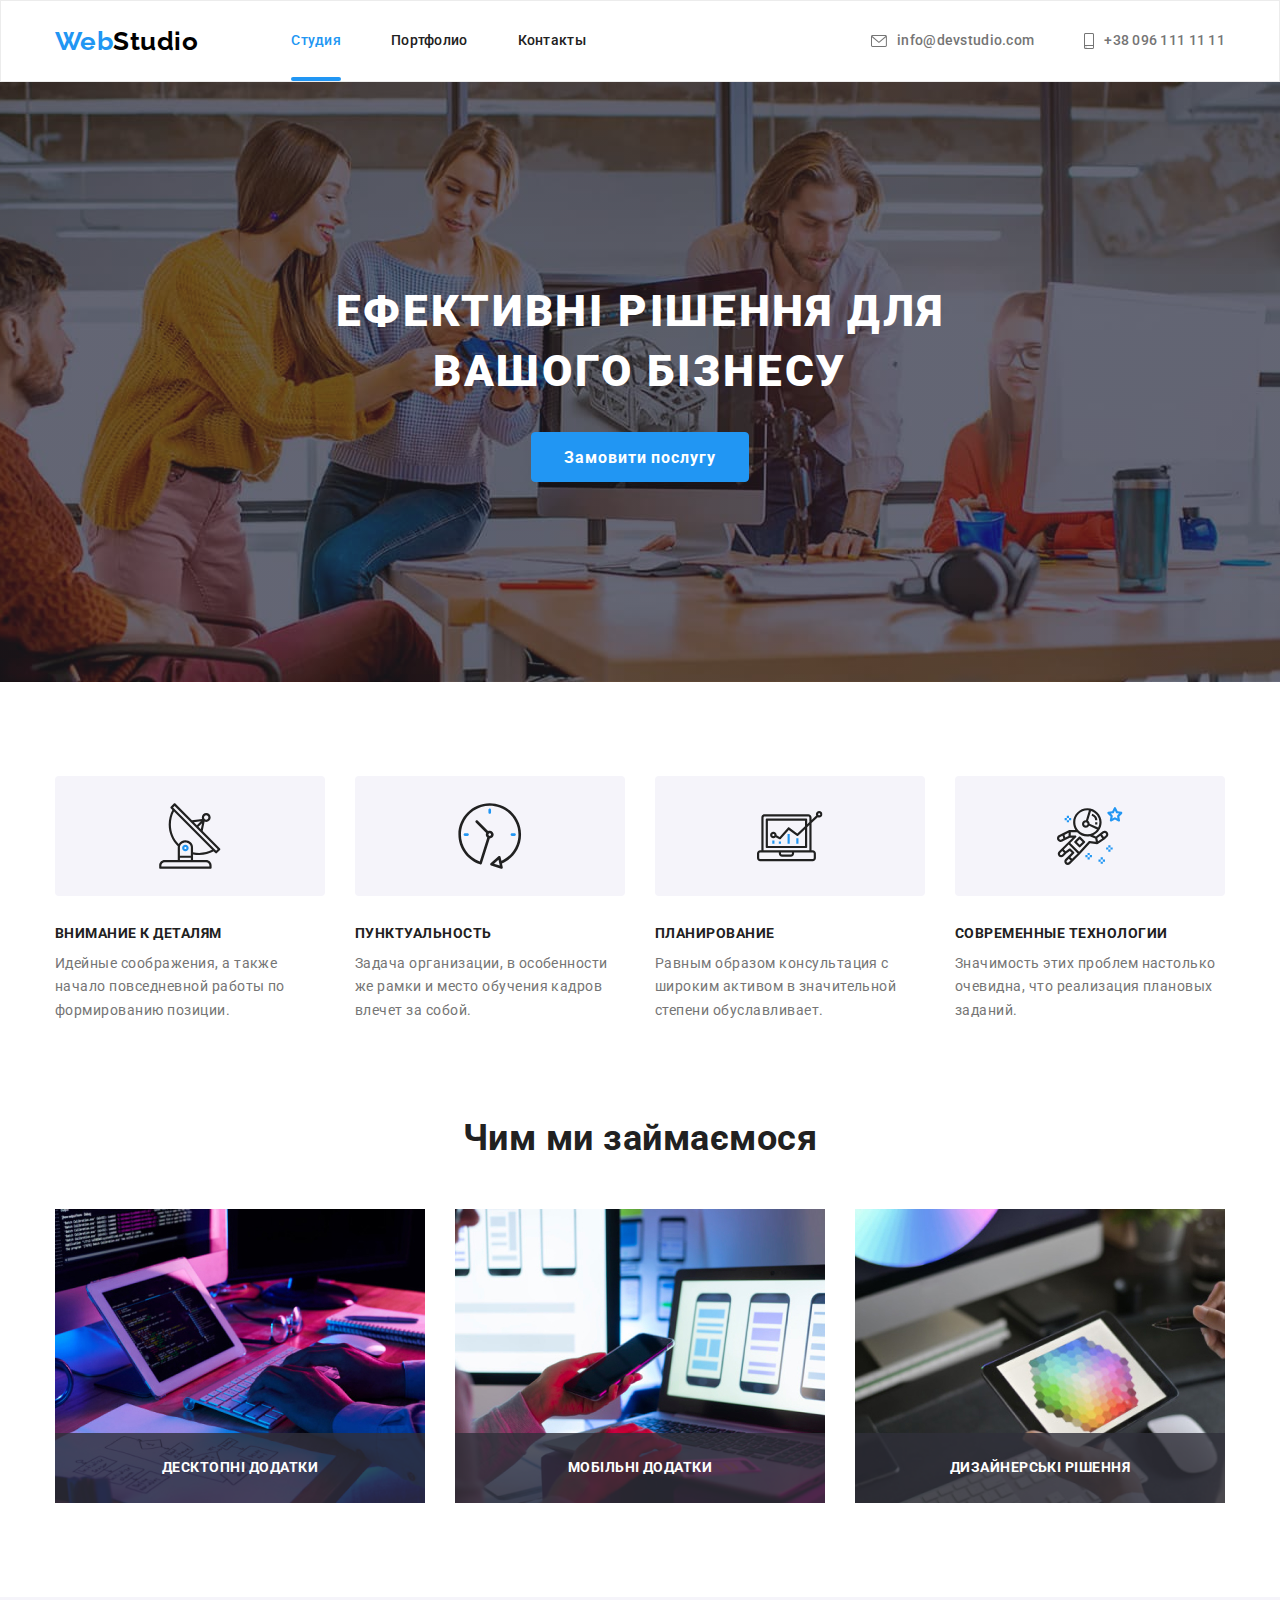
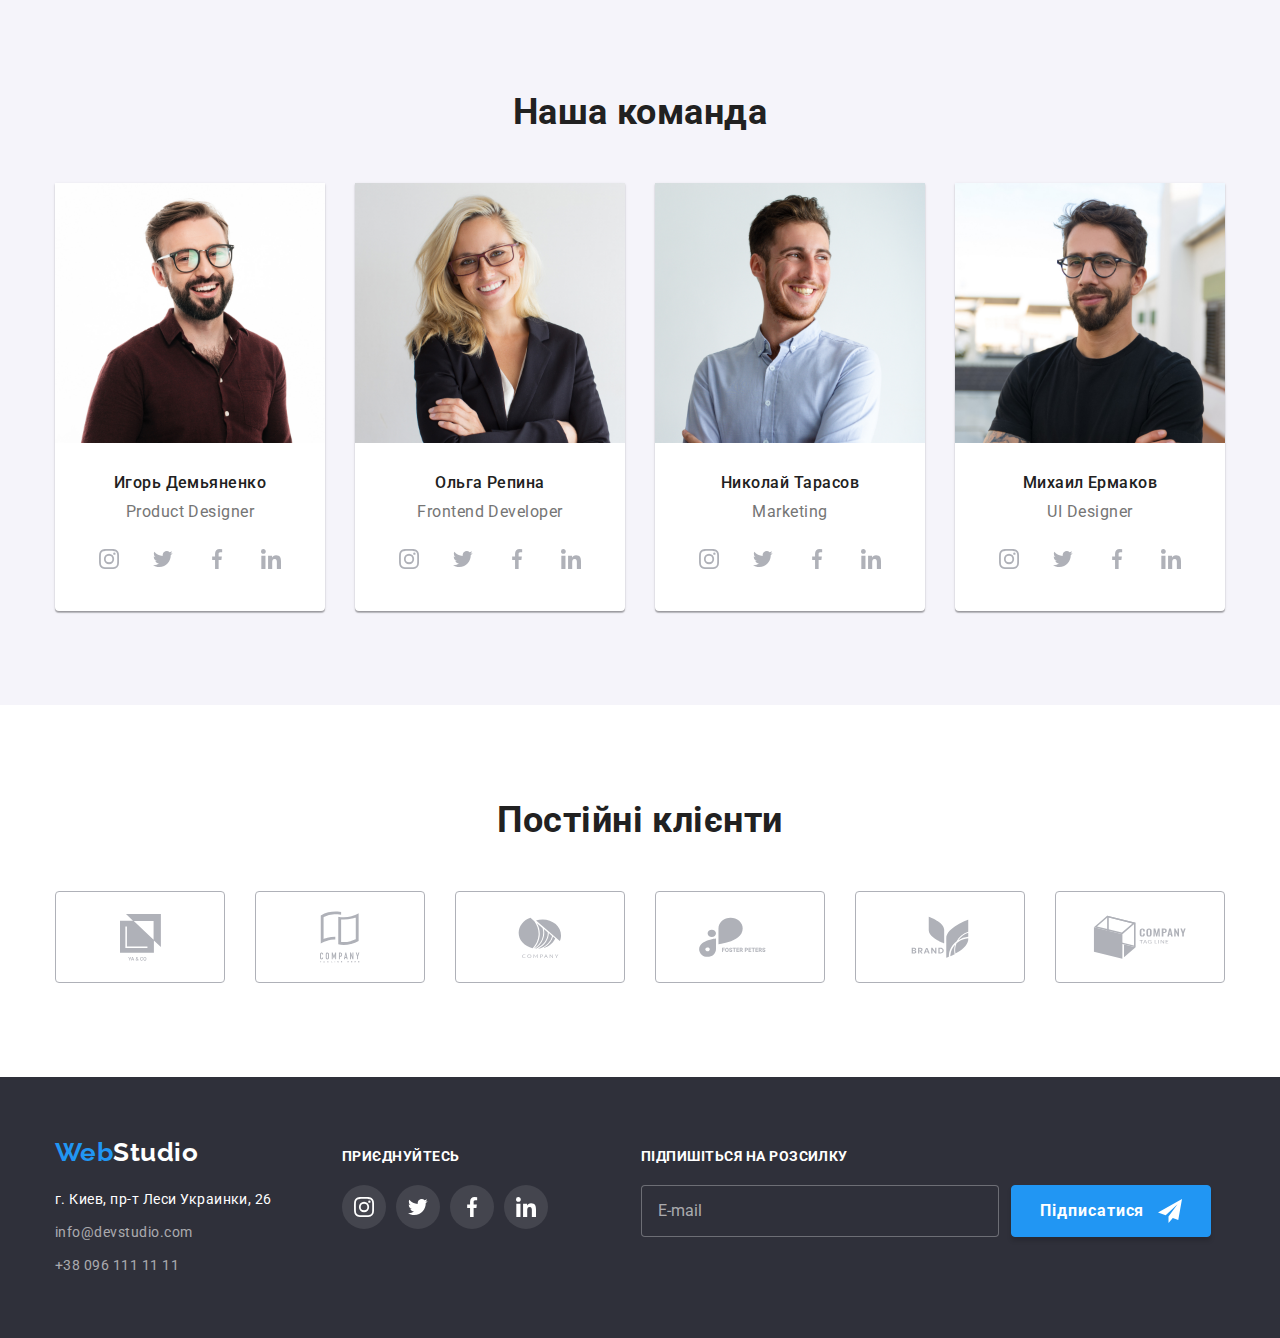
<file: index.html>
<!DOCTYPE html>
<html lang="ru">
    
<head>
    <meta charset="UTF-8">
    <meta http-equiv="X-UA-Compatible" content="IE=edge">
    <meta name="viewport" content="width=device-width, initial-scale=1.0">
    <title>Sample</title>
    <link href="https://fonts.googleapis.com/css2?family=Raleway:wght@700&family=Roboto:wght@400;500;700;900&display=swap"
        rel="stylesheet">
    <link rel="stylesheet" href="https://cdnjs.cloudflare.com/ajax/libs/modern-normalize/1.1.0/modern-normalize.min.css">
    <link rel="stylesheet" href="./css/styles.css">
</head>
<!--body-->
<body>
    <!--Header-->
    <header class="header">
        <!--Navigation-->
        <div class="container head-nav">
                <nav class="nav">
                    <a class="logo" href="./index.html"><span class="logo-color">Web</span>Studio</a>
                    <ul class="nav-list list">
                        <li class="nav-content">
                            <a class="nav-item current" href="">Студия</a>
                        </li>
                        <li class="nav-content">
                            <a class="nav-item" href="./portfolio.html">Портфолио</a>
                        </li>
                        <li class="nav-content">
                            <a class="nav-item" href="">Контакты</a>
                        </li>
                    </ul>
                </nav>
                <ul class="contacts-list list">
                    <li class="contacts-item"><a class="contacts-mail" href="mailto:info@devstudio.com">
                        <svg class="mail-icon" width="16" height="12">
                            <use href="./images/symbol-defs.svg#icon-envelope"></use>
                        </svg>
                        info@devstudio.com</a></li>
                    <li class="contacts-item"><a class="contacts-tel" href="tel:+380961111111">
                        <svg class="tel-icon" width="10" height="16">
                            <use href="./images/symbol-defs.svg#icon-smartphone"></use>
                        </svg>
                        +38 096 111 11 11</a></li>
                </ul>
        </div>
    </header>
    <!--Main content-->
    <main>
        <!--Service order-->
            <section class="hero">
                <div class="overlay">
                    <div class="container">
                    <h1 class="title">Ефективні рішення для вашого бізнесу</h1>
                    <button data-modal-open class="order-button">Замовити послугу</button>
                    </div>
                </div>
                <div class="backdrop is-hidden" data-modal>
                    <div class="modal">
                        <button data-modal-close class="btn-close">
                            <svg class="modal-icon" width="11" height="11">
                                <use href="./images/symbol-defs.svg#icon-close"></use>
                            </svg>
                        </button>
                        <form>
                            <p class="modal-title">Залиште свої дані, ми вам передзвонимо</p>
                            <div class="form-field">
                                <label class="form-label" for="name">Ім'я</label>
                                <div class="form-picture">
                                    <input type="text" class="form-input" name="name" id="name">
                                    <svg  class="form-icon" width="18" height="18">
                                        <use href="./images/symbol-defs.svg#icon-contact"></use>
                                    </svg>
                                </div>
                            </div>
                            <div class="form-field">
                                <label class="form-label" for="tel">Телефон</label>
                                <div class="form-picture">
                                    <input class="form-input" type="tel" name="tel" id="tel">
                                    <svg class="form-icon" width="18" height="18">
                                        <use href="./images/symbol-defs.svg#icon-telephone"></use>
                                    </svg>
                                </div>
                            </div>
                            <div class="form-field">
                                <label class="form-label" for="mail">Пошта</label>
                                <div class="form-picture">
                                    <input class="form-input" type="email" name="mail" id="mail">
                                    <svg class="form-icon" width="18" height="18">
                                        <use href="./images/symbol-defs.svg#icon-mail"></use>
                                    </svg>
                                </div>
                            </div>
                            <div class="form-field comment">
                                <label class="form-label" for="comment">Коментар</label>
                                <textarea name="comment" id="comment" placeholder="Введіть текст"></textarea>
                            </div>
                            <div class="form-agreement">
                                <input class="checkbox" type="checkbox" name="agreement" id="agreement">
                                <label class="agreement-label" for="agreement">Погоджуюся з розсилкою та приймаю 
                                    <a class="agreement-link" href="">Умови договору</a></label>
                            </div>
                            <button class="form-btn" type="submit">Відправити</button>

                        </form>
                    </div>
                </div>
            </section>
        <!--Company rules-->
        <section class="rules section">
            <div class="container">
                <h2 hidden>Company rules</h2>
                <ul class="rules-list list">
                    <li class="rules-item satelite">
                        <div class="box">
                            <svg class="satelite" width="65.5" height="70">
                                <use href="./images/symbol-defs.svg#icon-satelite"></use>
                            </svg>
                        </div>
                        <h3 class="rules-title">Внимание к деталям</h3>
                        <p class="rules-text">Идейные соображения, а также начало повседневной работы по формированию позиции.</p>
                    </li>
                    <li class="rules-item">
                        <div class="box">
                            <svg class="satelite" width="65.5" height="70">
                                <use href="./images/symbol-defs.svg#icon-clock"></use>
                            </svg>
                        </div>
                        <h3 class="rules-title">Пунктуальность</h3>
                        <p class="rules-text">Задача организации, в особенности же рамки и место обучения кадров влечет за собой.</p>
                    </li>
                    <li class="rules-item">
                        <div class="box">
                            <svg class="satelite" width="65.5" height="70">
                                <use href="./images/symbol-defs.svg#icon-laptop"></use>
                            </svg>
                        </div>
                        <h3 class="rules-title">Планирование</h3>
                        <p class="rules-text"> Равным образом консультация с широким активом в значительной степени обуславливает.</p>
                    </li>
                    <li class="rules-item">
                        <div class="box">
                            <svg class="satelite" width="65.5" height="70">
                                <use href="./images/symbol-defs.svg#icon-astronaut"></use>
                            </svg>
                        </div>
                        <h3 class="rules-title">Современные технологии</h3>
                        <p class="rules-text">Значимость этих проблем настолько очевидна, что реализация плановых заданий.</p>
                    </li>
                </ul>
            </div>
        </section>
        <section class="work">
            <div class="container">
                <h2 class="work-title">Чим ми займаємося</h2>
                <ul class="work-list list">
                    <li class="work-list-item"><img src="./images/picture1.jpg" alt="Приложения для ПК" width="370">
                        <div class="work-item">
                            <p class="work-item-title">Десктопні додатки</p>
                        </div>
                    </li>
                    <li class="work-list-item"><img src="./images/picture2.jpg" alt="Приложения для мобильных телефонов" width="370">
                        <div class="work-item">
                            <p class="work-item-title">Мобільні додатки</p>
                        </div>
                    </li>
                    <li class="work-list-item"><img src="./images/picture3.jpg" alt="Приложения для планшетов" width="370">
                        <div class="work-item">
                            <p class="work-item-title">Дизайнерські рішення</p>
                        </div>
                    </li>
                </ul>
            </div>
        </section>
                <!--Team-->
        <section class="section team">
            <div class="container">
                <h2 class="team-title">Наша команда</h2>
                <ul class="team-list list">
                    <li class="team-list-item"><img src="./images/person1.jpg" alt="Парень в очках" width="270">
                        <h3 class="team-list-title">Игорь Демьяненко</h3>
                        <p lang="en" class="team-list-text">Product Designer</p>
                        <ul class="net-list list">
                            <li class="net-item"><a class="net-link" href="">
                                <svg class="net-icon" width="20" height="20">
                                    <use href="./images/symbol-defs.svg#icon-instagram"></use>
                                </svg>
                            </a></li>
                            <li class="net-item"><a class="net-link" href="">
                                <svg class="net-icon" width="20" height="20">
                                    <use href="./images/symbol-defs.svg#icon-Twitter"></use>
                                </svg>
                                </a></li>
                            <li class="net-item"><a class="net-link" href="">
                                <svg class="net-icon" width="20" height="20">
                                    <use href="./images/symbol-defs.svg#icon-facebook"></use>
                                </svg>
                                </a></li>
                            <li class="net-item"><a class="net-link" href="">
                                <svg class="net-icon" width="20" height="20">
                                    <use href="./images/symbol-defs.svg#icon-linkedin"></use>
                                </svg>
                                </a></li>
                        </ul>
                    </li>
                    <li class="team-list-item"><img src="./images/person2.jpg" alt="Девушка в очках." width="270">
                        <h3 class="team-list-title">Ольга Репина</h3>
                        <p lang="en" class="team-list-text">Frontend Developer</p>
                        <ul class="net-list list">
                            <li class="net-item"><a class="net-link" href="">
                                <svg class="net-icon" width="20" height="20">
                                    <use href="./images/symbol-defs.svg#icon-instagram"></use>
                                </svg>
                                </a></li>
                            <li class="net-item"><a class="net-link" href="">
                                <svg class="net-icon" width="20" height="20">
                                    <use href="./images/symbol-defs.svg#icon-Twitter"></use>
                                </svg>
                                </a></li>
                            <li class="net-item"><a class="net-link" href="">
                                <svg class="net-icon" width="20" height="20">
                                    <use href="./images/symbol-defs.svg#icon-facebook"></use>
                                </svg>
                                </a></li>
                            <li class="net-item"><a class="net-link" href="">
                                <svg class="net-icon" width="20" height="20">
                                    <use href="./images/symbol-defs.svg#icon-linkedin"></use>
                                </svg>
                                </a></li>
                        </ul>
                    </li>
                    <li class="team-list-item"><img src="./images/person3.jpg" alt="Парень улыбается" width="270">
                        <h3 class="team-list-title">Николай Тарасов</h3>
                        <p lang="en" class="team-list-text">Marketing</p>
                        <ul class="net-list list">
                            <li class="net-item"><a class="net-link" href="">
                                <svg class="net-icon" width="20" height="20">
                                    <use href="./images/symbol-defs.svg#icon-instagram"></use>
                                </svg>
                                </a></li>
                            <li class="net-item"><a class="net-link" href="">
                                <svg class="net-icon" width="20" height="20">
                                    <use href="./images/symbol-defs.svg#icon-Twitter"></use>
                                </svg>
                                </a></li>
                            <li class="net-item"><a class="net-link" href="">
                                <svg class="net-icon" width="20" height="20">
                                    <use href="./images/symbol-defs.svg#icon-facebook"></use>
                                </svg>
                                </a></li>
                            <li class="net-item"><a class="net-link" href="">
                                <svg class="net-icon" width="20" height="20">
                                    <use href="./images/symbol-defs.svg#icon-linkedin"></use>
                                </svg>
                                </a></li>
                        </ul>
                    </li>
                    <li class="team-list-item"><img src="./images/person4.jpg" alt="Парень в очках" width="270">
                        <h3 class="team-list-title">Михаил Ермаков</h3>
                        <p lang="en" class="team-list-text">UI Designer</p>
                        <ul class="net-list list">
                            <li class="net-item"><a class="net-link" href="">
                                <svg class="net-icon" width="20" height="20">
                                    <use href="./images/symbol-defs.svg#icon-instagram"></use>
                                </svg>
                                </a></li>
                            <li class="net-item"><a class="net-link" href="">
                                <svg class="net-icon" width="20" height="20">
                                    <use href="./images/symbol-defs.svg#icon-Twitter"></use>
                                </svg>
                                </a></li>
                            <li class="net-item"><a class="net-link" href="">
                                <svg class="net-icon" width="20" height="20">
                                    <use href="./images/symbol-defs.svg#icon-facebook"></use>
                                </svg>
                                </a></li>
                            <li class="net-item"><a class="net-link" href="">
                                <svg class="net-icon" width="20" height="20">
                                    <use href="./images/symbol-defs.svg#icon-linkedin"></use>
                                </svg>
                                </a></li>
                        </ul>
                    </li>
                </ul>
            </div>
        </section> 
        <section class="clients section">
            <div class="container">
                <h2 class="clients-title">Постійні клієнти</h2>
                <ul class="clients-list  list">
                    <li class="clients-item"><a class="clients-link" href="">
                        <svg class="clients-icon" width="41" height="47">
                            <use href="./images/symbol-defs.svg#icon-comp1"></use>
                        </svg>
                    </a></li>
                    <li class="clients-item"><a class="clients-link" href="">
                        <svg class="clients-icon" width="40" height="52">
                            <use href="./images/symbol-defs.svg#icon-comp2" width="40" height="52"></use>
                        </svg>
                    </a></li>
                    <li class="clients-item"><a class="clients-link" href="">
                        <svg class="clients-icon" width="43.5" height="41.2">
                            <use href="./images/symbol-defs.svg#icon-comp3"></use>
                        </svg>
                    </a></li>
                    <li class="clients-item"><a class="clients-link" href="">
                        <svg class="clients-icon" width="84.5" height="40.5">
                            <use href="./images/symbol-defs.svg#icon-comp4"></use>
                        </svg>
                    </a></li>
                    <li class="clients-item"><a class="clients-link" href="">
                        <svg class="clients-icon" width="62.5" height="42.5">
                            <use href="./images/symbol-defs.svg#icon-comp5"></use>
                        </svg>
                    </a></li>
                    <li class="clients-item"><a class="clients-link" href="">
                        <svg class="clients-icon" width="94" height="44">
                            <use href="./images/symbol-defs.svg#icon-comp6"></use>
                        </svg>
                    </a></li>
                </ul>
            </div>
        </section>
    </main>
    <!--Footer-->
    <footer class="footer">
        <div class="container">
            <div class="general">
                <div class="first">
                <a class="footer-logo" href=""><span class="logo-color">Web</span>Studio</a>
                <address class="address">
                    <ul class="address-list list">
                        <li class="footer-item"><a class="location"
                            href="https://www.google.com/maps/d/viewer?mid=10uSM3H-mIU3GznYo2szRIEphczw&hl=en_US&ll=50.42732700000001%2C30.538092&z=17"
                            target="_blank" rel="noopener noreferrer">г. Киев, пр-т Леси Украинки, 26</a>
                        </li>
                        <li class="footer-item">
                            <a class="mail" href="mailto:info@devstudio.com">info@devstudio.com</a>
                        </li>
                        <li class="footer-item">
                            <a class="tel" href="tel:+380961111111">+38 096 111 11 11</a>
                        </li>
                    </ul>
                </address>
                </div>
                <div class="social">
                    <p class="soc-text">
                        приєднуйтесь
                    </p>
                    <ul class="net-list list foot">
                        <li class="net-item"><a class="net-link soc" href="">
                                <svg class="net-icon icon" width="20" height="20">
                                    <use href="./images/symbol-defs.svg#icon-instagram"></use>
                                </svg>
                            </a></li>
                        <li class="net-item"><a class="net-link soc" href="">
                                <svg class="net-icon icon" width="20" height="20">
                                    <use href="./images/symbol-defs.svg#icon-Twitter"></use>
                                </svg>
                                </a></li>
                        <li class="net-item"><a class="net-link soc" href="">
                                <svg class="net-icon icon" width="20" height="20">
                                    <use href="./images/symbol-defs.svg#icon-facebook"></use>
                                </svg>
                                </a></li>
                        <li class="net-item"><a class="net-link soc" href="">
                                <svg class="net-icon icon" width="20" height="20">
                                    <use href="./images/symbol-defs.svg#icon-linkedin"></use>
                                </svg>
                                </a></li>
                    </ul>
                </div>
                <div class="sign-up">
                    <p class="sign-up-text">Підпишіться на розсилку</p>
                    <form class="form">
                        <input type="email" name="user-email" placeholder="E-mail">
                        <button class="sign-up-btn" type="submit">Підписатися 
                            <svg width="24" height="24">
                                <use href="./images/symbol-defs.svg#icon-icon-send"></use>
                            </svg>
                        </button>
                    </form>
                </div>
            </div>
        </div>
    </footer>
    <script>
         const refs = {
                openModalBtn: document.querySelector("[data-modal-open]"),
                closeModalBtn: document.querySelector("[data-modal-close]"),
                modal: document.querySelector("[data-modal]"),
            };

            refs.openModalBtn.addEventListener("click", toggleModal);
            refs.closeModalBtn.addEventListener("click", toggleModal);

            function toggleModal() {
                refs.modal.classList.toggle("is-hidden");
            }
    </script>
</body>

</html>
</file>
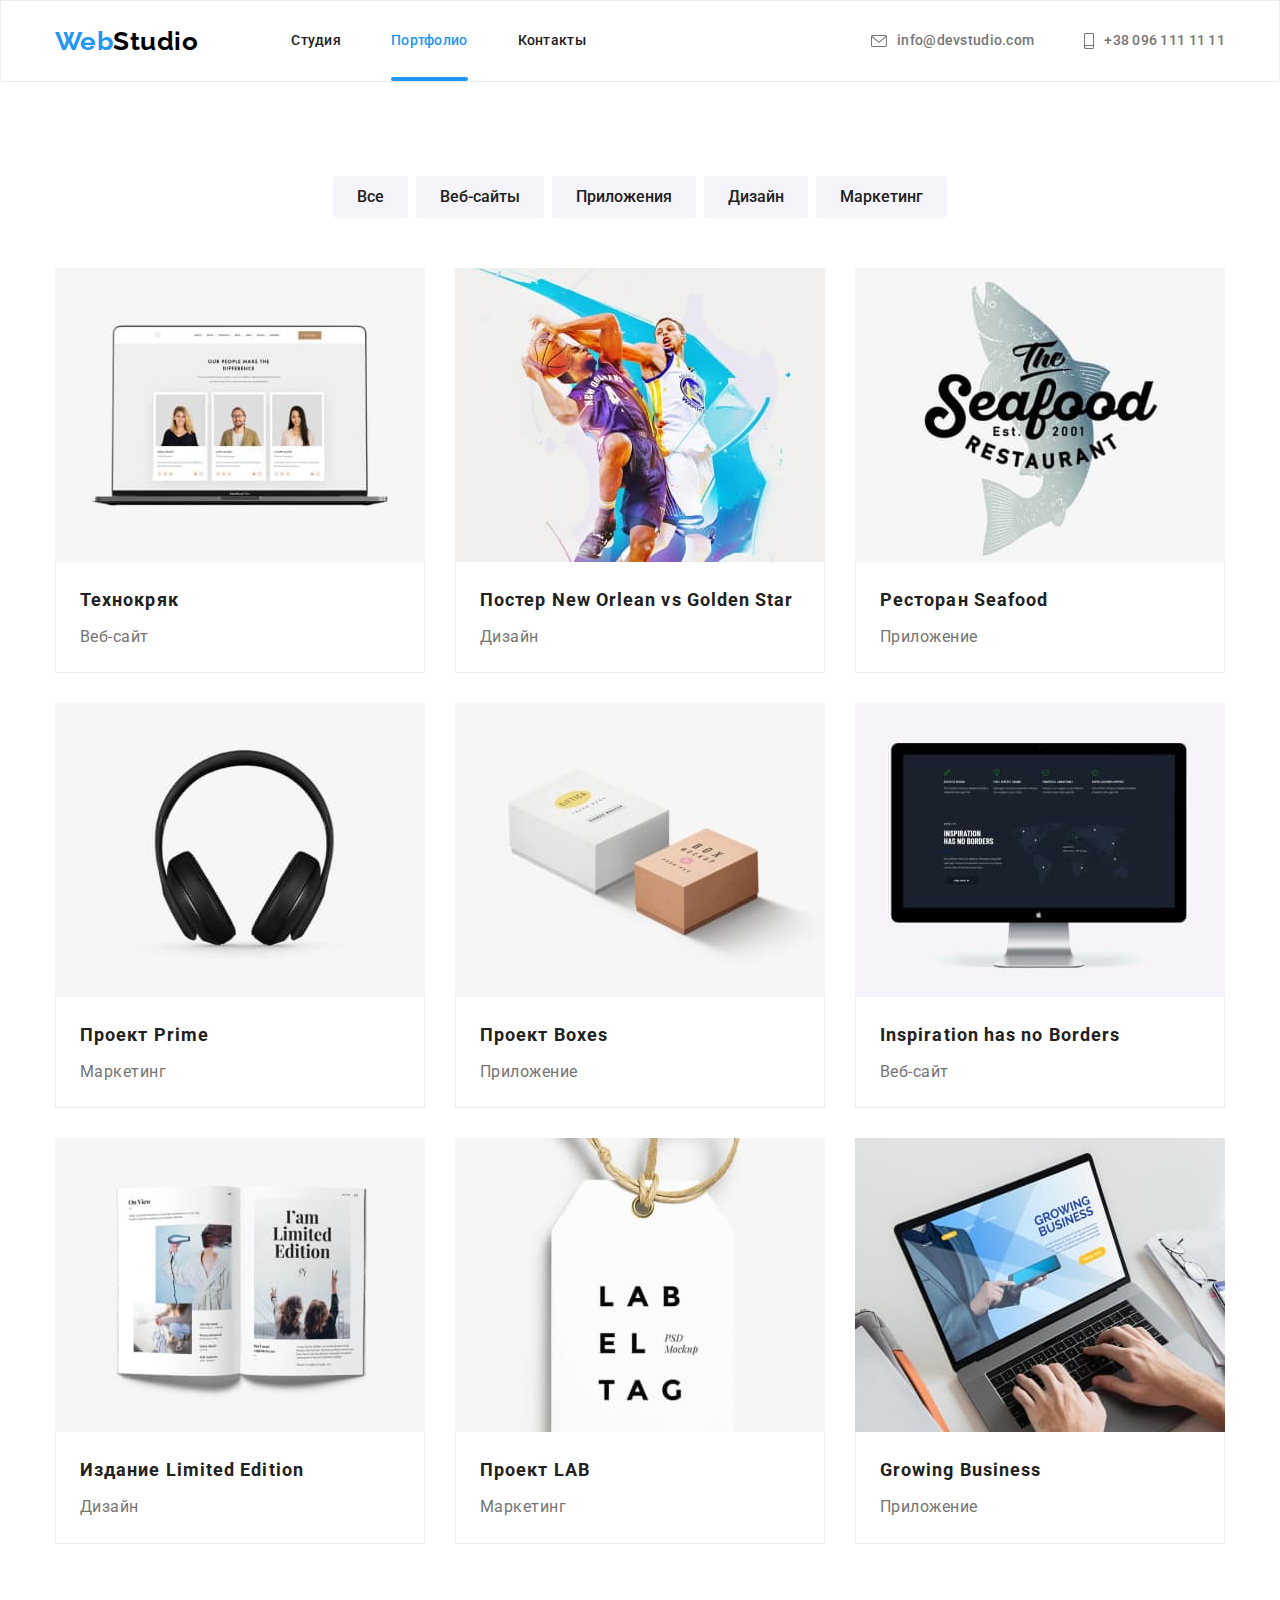
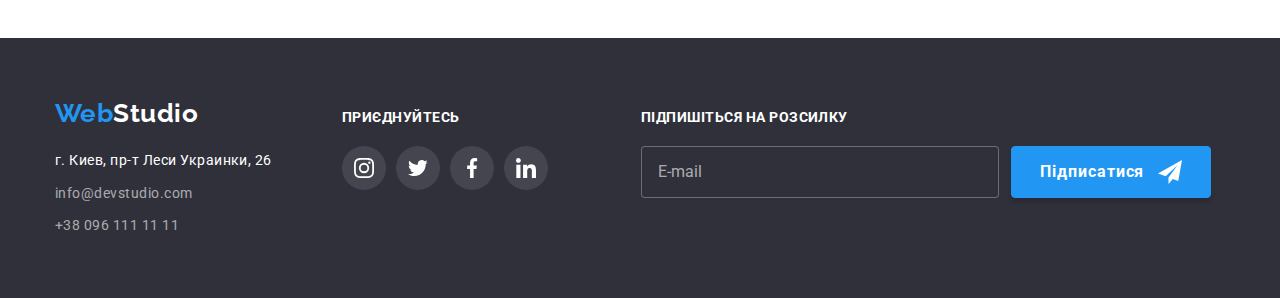
<file: portfolio.html>
<!DOCTYPE html>
<html lang="ru">

<head>
    <meta charset="UTF-8">
    <meta http-equiv="X-UA-Compatible" content="IE=edge">
    <meta name="viewport" content="width=device-width, initial-scale=1.0">
    <title>Document</title>
    <link href="https://fonts.googleapis.com/css2?family=Raleway:wght@700&family=Roboto:wght@400;500;700;900&display=swap"
        rel="stylesheet">
    <link rel="stylesheet" href="https://cdnjs.cloudflare.com/ajax/libs/modern-normalize/1.1.0/modern-normalize.min.css">
    <link rel="stylesheet" href="./css/styles.css">
</head>
<!--body-->
<body>
<!--header-->
    <header class="header">
        <!--Navigation-->
        <div class="container head-nav">
            <nav class="nav">
                <a class="logo" href="./index.html"><span class="logo-color">Web</span>Studio</a>
                <ul class="nav-list list">
                    <li class="nav-content">
                        <a class="nav-item" href="./index.html">Студия</a>
                    </li>
                    <li class="nav-content">
                        <a class="nav-item current" href="./portfolio.html">Портфолио</a>
                    </li>
                    <li class="nav-content">
                        <a class="nav-item" href="">Контакты</a>
                    </li>
                </ul>
            </nav>
            <ul class="contacts-list list">
                <li class="contacts-item"><a class="contacts-mail" href="mailto:info@devstudio.com">
                        <svg class="mail-icon" width="16" height="12">
                            <use href="./images/symbol-defs.svg#icon-envelope"></use>
                        </svg>
                        info@devstudio.com</a></li>
                <li class="contacts-item"><a class="contacts-tel" href="tel:+380961111111">
                        <svg class="tel-icon" width="10" height="16">
                            <use href="./images/symbol-defs.svg#icon-smartphone"></use>
                        </svg>
                        +38 096 111 11 11</a></li>
            </ul>
        </div>
    </header>
    <main>
    <!--main-->    
        <section class="section main-page">
        <!--section filter-->
            <div class="container">
                <h1 hidden>Filter</h1>
                <!-- hidden title -->
                <ul class="btn-list list">
                    <li class="btn-item">
                        <button class="btn" type="button">Все</button>
                    </li>
                    <li class="btn-item">
                        <button class="btn" type="button">Веб-сайты</button>
                    </li>
                    <li class="btn-item">
                        <button class="btn" type="button">Приложения</button>
                    </li>
                    <li class="btn-item">
                        <button class="btn" type="button">Дизайн</button>
                    </li>
                    <li class="btn-item">
                        <button class="btn" type="button">Маркетинг</button>
                    </li>
                </ul>
                <h2 hidden>Examples</h2>
                <!-- hidden title -->
                <ul class="images list">
                    <li class="images-item">
                        <a class="images-link" href="">
                            <div class="pre-photo">
                                <p class="text">Ресурс пропонує комплексні пропозиції з різним рівнем функціоналу та сервісів. Все це дозволить
                                    відвідувачу отримати
                                    вичерпні відомості про компанію чи приватну особу.</p>
                                <img class="photo" src="./images/portfolio1.jpg" alt="Ноутбук с карточками" width="370" height="294">
                            </div>
                            <div class="frame">
                                <h2 class="images-title">Технокряк</h2>
                                <p class="images-text">Веб-сайт</p>
                            </div>
                        </a>
                    </li>
                    <li class="images-item">
                        <a class="images-link" href="">
                            <div class="pre-photo">
                                <p class="text">Ресурс пропонує комплексні пропозиції з різним рівнем функціоналу та сервісів. Все це дозволить
                                    відвідувачу отримати
                                    вичерпні відомості про компанію чи приватну особу.</p>
                                <img src="./images/portfolio2.jpg" alt="Игроки баскетбола" width="370" height="294">
                            </div>
                            <div class="frame">
                                <h2 class="images-title">Постер New Orlean vs Golden Star</h2>
                                <p class="images-text">Дизайн</p>
                            </div>
                        </a>
                    </li>
                    <li class="images-item"> 
                        <a class="images-link" href="">
                            <div class="pre-photo">
                                <p class="text">Ресурс пропонує комплексні пропозиції з різним рівнем функціоналу та сервісів. Все це дозволить
                                    відвідувачу отримати
                                    вичерпні відомості про компанію чи приватну особу.</p>
                                <img src="./images/portfolio3.jpg" alt="Лого ресторана" width="370" height="294">
                            </div>
                            <div class="frame">
                                <h2 class="images-title">Ресторан Seafood</h2>
                                <p class="images-text">Приложение</p>
                            </div>
                        </a>
                    </li>
                    <li class="images-item"> 
                        <a class="images-link" href="">
                            <div class="pre-photo">
                                <p class="text">Ресурс пропонує комплексні пропозиції з різним рівнем функціоналу та сервісів. Все це дозволить
                                    відвідувачу отримати
                                    вичерпні відомості про компанію чи приватну особу.</p>
                                <img src="./images/portfolio4.jpg" alt="Наушники" width="370" height="294">
                            </div>
                            <div class="frame">
                                <h2 class="images-title">Проект Prime</h2>
                                <p class="images-text">Маркетинг</p>
                            </div>
                        </a>
                    </li>
                    <li class="images-item"> 
                        <a class="images-link" href="">
                            <div class="pre-photo">
                                <p class="text">Ресурс пропонує комплексні пропозиції з різним рівнем функціоналу та сервісів. Все це дозволить
                                    відвідувачу отримати
                                    вичерпні відомості про компанію чи приватну особу.</p>
                                <img src="./images/portfolio5.jpg" alt="Две коробки" width="370" height="294">
                            </div>
                            <div class="frame">
                                <h2 class="images-title">Проект Boxes</h2>
                                <p class="images-text">Приложение</p>
                            </div>
                        </a>
                    </li>
                    <li class="images-item"> 
                        <a class="images-link" href="">
                            <div class="pre-photo">
                                <p class="text">Ресурс пропонує комплексні пропозиції з різним рівнем функціоналу та сервісів. Все це дозволить
                                    відвідувачу отримати
                                    вичерпні відомості про компанію чи приватну особу.</p>
                                <img src="./images/portfolio6.jpg" alt="Монитор" width="370" height="294">
                            </div>
                            <div class="frame">
                                <h2 class="images-title">Inspiration has no Borders</h2>
                                <p class="images-text">Веб-сайт</p>
                            </div>
                        </a>
                    </li>
                    <li class="images-item"> 
                        <a class="images-link" href="">
                            <div class="pre-photo">
                                <p class="text">Ресурс пропонує комплексні пропозиції з різним рівнем функціоналу та сервісів. Все це дозволить
                                    відвідувачу отримати
                                    вичерпні відомості про компанію чи приватну особу.</p>
                                <img src="./images/portfolio7.jpg" alt="Журнал" width="370" height="294">
                            </div>
                            <div class="frame">
                                <h2 class="images-title">Издание Limited Edition</h2>
                                <p class="images-text">Дизайн</p>
                            </div>
                        </a>
                    </li>
                    <li class="images-item"> 
                        <a class="images-link" href="">
                            <div class="pre-photo">
                                <p class="text">Ресурс пропонує комплексні пропозиції з різним рівнем функціоналу та сервісів. Все це дозволить
                                    відвідувачу отримати
                                    вичерпні відомості про компанію чи приватну особу.</p>
                                <img src="./images/portfolio8.jpg" alt="Этикетка" width="370" height="294">
                            </div>
                            <div class="frame">
                                <h2 class="images-title">Проект LAB</h2>
                                <p class="images-text">Маркетинг</p>
                            </div>
                        </a>
                    </li>
                    <li class="images-item"> 
                        <a class="images-link" href="">
                            <div class="pre-photo">
                                <p class="text">Ресурс пропонує комплексні пропозиції з різним рівнем функціоналу та сервісів. Все це дозволить
                                    відвідувачу отримати
                                    вичерпні відомості про компанію чи приватну особу.</p>
                                <img src="./images/portfolio9.jpg" alt="Работа за ноутбуком" width="370" height="294">
                            </div>
                            <div class="frame">
                                <h2 class="images-title">Growing Business</h2>
                                <p class="images-text">Приложение</p>
                            </div>
                        </a>
                    </li>
                </ul>
            </div>
        </section>
    </main>
<!--FOOTER-->    
    <footer class="footer">
        <div class="container">
            <div class="general">
                <div class="first">
                    <a class="footer-logo" href=""><span class="logo-color">Web</span>Studio</a>
                    <address class="address">
                        <ul class="address-list list">
                            <li class="footer-item"><a class="location"
                                    href="https://www.google.com/maps/d/viewer?mid=10uSM3H-mIU3GznYo2szRIEphczw&hl=en_US&ll=50.42732700000001%2C30.538092&z=17"
                                    target="_blank" rel="noopener noreferrer">г. Киев, пр-т Леси Украинки, 26</a>
                            </li>
                            <li class="footer-item">
                                <a class="mail" href="mailto:info@devstudio.com">info@devstudio.com</a>
                            </li>
                            <li class="footer-item">
                                <a class="tel" href="tel:+380961111111">+38 096 111 11 11</a>
                            </li>
                        </ul>
                    </address>
                </div>
                <div class="social">
                    <p class="soc-text">
                        приєднуйтесь
                    </p>
                    <ul class="net-list list">
                        <li class="net-item"><a class="net-link soc" href="">
                                <svg class="net-icon icon" width="20" height="20">
                                    <use href="./images/symbol-defs.svg#icon-instagram"></use>
                                </svg>
                            </a></li>
                        <li class="net-item"><a class="net-link soc" href="">
                                <svg class="net-icon icon" width="20" height="20">
                                    <use href="./images/symbol-defs.svg#icon-Twitter"></use>
                                </svg>
                                </a></li>
                        <li class="net-item"><a class="net-link soc" href="">
                                <svg class="net-icon icon" width="20" height="20">
                                    <use href="./images/symbol-defs.svg#icon-facebook"></use>
                                </svg>
                                </a></li>
                        <li class="net-item"><a class="net-link soc" href="">
                                <svg class="net-icon icon" width="20" height="20">
                                    <use href="./images/symbol-defs.svg#icon-linkedin"></use>
                                </svg>
                                </a></li>
                    </ul>
                </div>
                <div class="sign-up">
                    <p class="sign-up-text">Підпишіться на розсилку</p>
                    <form class="form">
                        <input type="email" name="user-email" placeholder="E-mail">
                        <button class="sign-up-btn" type="submit">Підписатися
                            <svg width="24" height="24">
                                <use href="./images/symbol-defs.svg#icon-icon-send"></use>
                            </svg>
                        </button>
                    </form>
                </div>
            </div>
        </div>
    </footer>
</body>
</html>
</file>
<file: css/styles.css>
:root {
    --primary-text-color: #212121;
    --secondary-text-color:#757575;
    --special-text-color:#2196F3;
    --nav-bg-color: #fff;
    --main-bg-color:#fff;
    --special-bg-color:#2F303A;
    --basic-animation: 250ms cubic-bezier(0.4, 0, 0.2, 1);
}
/* body */
h1, h2, h3, h4, h5, h6, p {
    margin: 0px;
    padding: 0px;
}
body {
    color: var(--primary-text-color);
    background-color: var(--main-bg-color);
    font-family: 'Roboto', sans-serif;
    font-style: normal;
    letter-spacing: 0.03em;
}
.container {
    width: 1200px;
    padding-left: 15px;
    padding-right: 15px;
    margin-left: auto;
    margin-right: auto;
    /* outline: 2px solid tomato; */
}
/* header */
.header {
    background-color: var(--nav-bg-color);
    border: 1px solid #ECECEC;
}
.nav,
.head-nav {
    display: flex;
    align-items: center;
    justify-content: space-between;
}   
.logo {
    display: inline-block;
    margin-right: 93px;

    color:#000000;
    text-decoration: none;
    font-family: 'Raleway';
    font-weight: 700;
    font-size: 26px;
    line-height: 1.19;
}
.logo-color {
    color: var(--special-text-color)
}
.nav-list {
    display: flex;
}
.nav-content:not(:last-child) {
    margin-right: 50px;
}
/* Common for all lists */
.list {
    margin: 0px;
    padding: 0px;
    list-style: none;
}
.nav-item {
    transition: color var(--basic-animation);

    display: block;
    padding-top: 32px;
    padding-bottom: 32px;
    
    color: var(--primary-text-color);
    text-decoration: none;
    font-weight: 500;
    font-size: 14px;
    line-height: 1.14;
    letter-spacing: 0.02em;
}
.nav-item:hover,
.nav-item:focus {
    color: var(--special-text-color);
}
.nav .nav-item.current {
    color: var(--special-text-color)
}
.nav-content {
    position: relative;
}
.current::after {
   content: "";
   position: absolute;
   left:0;
   bottom:0;

   width: 100%;
   height: 4px;
   
   background-color: var(--special-text-color);
   border-radius: 2px;
   /* transition: transform var(--basic-animation);
   transform: rotateY(0deg); */
}
.contacts-list {
    display: flex;
}
.contacts-item:not(:last-child) {
margin-right: 50px;
}
.mail-icon,
.tel-icon {
    fill: var(--secondary-text-color);
    margin-right: 10px;
    transition: fill var(--basic-animation);
}
.contacts-mail,
.contacts-tel {
    transition-property: color;
    transition-duration: 250ms;
    transition-timing-function: cubic-bezier(0.4, 0, 0.2, 1);

    display: flex;
    justify-content: center;
    align-items: center;
    padding-top: 32px;
    padding-bottom: 32px;

    color: var(--secondary-text-color);
    text-decoration: none;
    font-weight: 500;
    font-size: 14px;
    line-height: 1.14;
    letter-spacing: 0.02em;
}
.contacts-mail:hover,
.contacts-mail:focus {
    color: var(--special-text-color);
}
.contacts-mail:hover .mail-icon,
.contacts-mail:focus .mail-icon{
    fill: var(--special-text-color);
}
.contacts-tel:hover,
.contacts-tel:focus {
    color: var(--special-text-color);
}
.contacts-tel:hover .tel-icon,
.contacts-tel:focus .tel-icon {
    fill: var(--special-text-color);
}
/* Common fo all sections */
.section {
    padding-top: 94px;
    padding-bottom: 94px;
}
/* service order */
.hero {
    background-color: var(--special-bg-color);
    padding-top: 200px;
    padding-bottom: 200px;
    text-align: center;
/* added backgroung photo */
    max-width: 1600px;
    margin-left: auto;
    margin-right: auto;
    background-image: linear-gradient(rgba(47, 48, 58, 0.4), rgba(47, 48, 58, 0.4)), url(../images/hero-image.jpg);
    background-repeat: no-repeat;
    background-position: center;
    background-size: cover;
}
/* adding backdrop */
.backdrop {
    position: fixed;
    top: 0;
    left: 0;
    z-index: 10;

    width: 100%;
    height: 100%;

    background-color: rgba(0, 0, 0, 0.2);

    /* adding animation for backdrop */
    opacity: 1;
    transition: opacity var(--basic-animation);
}
.backdrop.is-hidden {
    opacity: 0;
    visibility: hidden;
    pointer-events: none;
}
/* modal window closed condition */
.backdrop.is-hidden .modal {
transform: rotate(90deg);
}
/* modal window opened condition */
.modal {
    position: absolute;
    top: 50%;
    left: 50%;
    transform: translate(-50%, -50%) rotate(0deg);
    transition: transform var(--basic-animation);

    width: 528px;
    height: 581px;
    padding: 40px;
    
    background-color: var(--main-bg-color);
    box-shadow: 0px 1px 3px rgba(0, 0, 0, 0.12), 0px 1px 1px rgba(0, 0, 0, 0.14), 0px 2px 1px rgba(0, 0, 0, 0.2);
    border-radius: 4px;
}
.btn-close {
    position: absolute;
    top: 8px;
    right: 8px;

    display: flex;
    justify-content: center;
    align-items: center;
    width: 30px;
    height: 30px;
    padding: 10px;

    cursor: pointer;

    border: 1px solid rgba(0, 0, 0, 0.1);
    border-radius: 50%;
    background-color: var(--main-bg-color);
}
.modal-icon {
    transition: fill var(--basic-animation);
}
.btn-close:hover .modal-icon,
.btn-close:focus .modal-icon {
    fill: var(--special-text-color);
}
/* adding form */
.modal-title {
    display: inline-block;
    margin-bottom: 12px;

    font-weight: 700;
    font-size: 20px;
    line-height: 1.15;
    text-align: center;
    letter-spacing: 0.03em;
    
    color: var(--primary-text-color)
}
.form-field {
    display: flex;
    flex-direction: column;
    margin-bottom: 10px;
}
.comment {
    margin-bottom: 20px;
}
.form-field:last-child {
    margin-bottom: 20px;
} 
.form-label {
    margin-bottom: 4px;

    text-align: left;
    font-weight: 400;
    font-size: 12px;
    line-height: 1.17;
    letter-spacing: 0.01em;
    cursor: pointer;
    
    color: var(--secondary-text-color);
    background-color: var(--main-bg-color);
}
.form-picture {
    position: relative;
}
.form-icon {
    position: absolute;
    top: 50%;
    left: 15px;
    transform: translateY(-50%);

    transition: fill var(--basic-animation);
}
.form-input {
    width: 100%;
    height: 40px;
    padding-left: 42px;

    transition: border-color var(--basic-animation) ;
    border: 1px solid rgba(33, 33, 33, 0.2);
    border-radius: 4px;

    cursor: pointer;   
}
.form-input:focus {
    border-color: var(--special-text-color);
    outline: none;
}
/* adding color changing to the neighbour when input has a focus */
.form-input:focus + .form-icon {
    fill: var(--special-text-color);
}
.form-field textarea {
    
    resize: none;
    padding: 12px 16px;

    height: 120px;
    border: 1px solid rgba(33, 33, 33, 0.2);
    border-radius: 4px;
    transition: border-color var(--basic-animation);

    cursor: pointer;
}
.form-field textarea::placeholder {
    font-weight: 400;
    font-size: 12px;
    line-height: 1.17;
    letter-spacing: 0.01em;
    
    color: rgba(117, 117, 117, 0.5);;
}
textarea:focus {
    border-color: var(--special-text-color);
    outline: none;
}
.form-agreement {
    margin-bottom: 30px;
}
.form-agreement input {
    cursor: pointer;
}
.agreement-label {
    display: flex;
    align-items: center;
    justify-content: center;

    cursor: pointer;

    font-weight: 400;
    font-size: 14px;
    line-height: 1.7;
    
    color: var(--secondary-text-color);
}
.agreement-link {
    font-weight: 400;
    font-size: 14px;
    line-height: 1.7;
    
    color: var(--special-text-color);
}
/* cusomazing checkbox */
.checkbox {
    /* -webkit-appearance: none;
    -moz-appearance: none;
    appearance: none; */
    position: absolute;
    overflow: hidden;
    clip: rect(0 0 0 0);
    height: 1px;
    width: 1px;
    margin: -1px;
    padding: 0;
    border: 0;
}
.agreement-label::before {
    content: "";
    display: inline-block;
    width: 16px;
    height: 15px;
    border: 2px solid #2a2a2a;
    border-radius: 3px;

    margin-right: 7px;
}
.checkbox:checked + .agreement-label::before {
    border-color: transparent;
    background-color: var(--special-text-color);
    background-image: url(../images/check.svg);
    background-size: contain;
    background-origin: border-box;
    background-repeat: no-repeat;
}
.form-btn {
    width: 200px;
    height: 50px;

    background-color: var(--special-text-color);
    box-shadow: 0px 4px 4px rgba(0, 0, 0, 0.15);
    border: 1px solid var(--special-text-color);
    border-radius: 4px;
    cursor: pointer;

    font-weight: 700;
    font-size: 16px;
    line-height: 1.88;
    letter-spacing: 0.06em;
    color: var(--main-bg-color);
}
.form-btn:focus {
    outline: none;
}

.title {
    display: inline-block;
    margin-bottom: 30px;
    width: 696px;
    
    color: var(--main-bg-color);
    font-weight: 900;
    font-size: 44px;
    line-height: 1.36;
    letter-spacing: 0.06em;
    text-transform: uppercase;
}
.order-button {
    display: block;
    min-width: 216px;
    height: 50px;
    border: 1px solid;
    border-color: var(--special-text-color);
    border-radius: 4px;
    padding: 10px 32px;
    margin-right: auto;
    margin-left: auto;

    color: #ffffff;
    background-color: var(--special-text-color);
    cursor: pointer;
    font-weight: 700;
    font-size: 16px;
    line-height: 1.87;
         
    letter-spacing: 0.06em;
}
/* Company rules */
.rules-list {
    display: flex;
}
.rules-item:not(:last-child) {
    margin-right: 30px;
}
.box {
    display: flex;
    justify-content: center;
    align-items: center;
    width: 270px;
    height: 120px;
    background: #F5F4FA;
    border-radius: 4px;
    gap: 30px;
    margin-bottom: 30px;
}
.rules-item {
    width: 270px;
}
.rules-title {
    margin-bottom: 10px;
    
    color: var(--primary-text-color);
    font-weight: 700;
    font-size: 14px;
    line-height: 1.14;
    text-transform: uppercase;
}
.rules-text {
    color: var(--secondary-text-color);
    font-weight: 400;
    font-size: 14px;
    line-height: 1.7;   
}
.work-list {
    display: flex;   
}
.work {
    padding-bottom: 94px;
}
.work-list-item:not(:last-child) {
    margin-right: 30px;
}
.work-list-item {
    position: relative;
}
.work-item {
    position: absolute;
    bottom: 0;

    display: flex;
    justify-content: center;
    align-items: center;
    width: 370px;
    height: 70px;

    background-color: rgba(47, 48, 58, 0.8);
}
.work-item-title {
    color: #FFFFFF;
    font-weight: 700;
    font-size: 14px;
    line-height: 1.14;
    text-transform: uppercase;
}
.work-title,
.team-title {
    margin-bottom: 50px;
    
    font-weight: 700;
    font-size: 36px;
    line-height: 1.17;
    text-align: center;
    text-align: center;
}
/* Team */
.team-list {
    display: flex;
}
.team {
    background-color: #F5F4FA;
}
.team-list-item {
    width: 270px;
    box-shadow: 0px 1px 3px rgba(0, 0, 0, 0.12), 0px 1px 1px rgba(0, 0, 0, 0.14), 0px 2px 1px rgba(0, 0, 0, 0.2);
    border-radius: 0px 0px 4px 4px;

    background-color: #ffffff;
}
.team-list-item:not(:last-child) {
margin-right: 30px;
}
.team-list-title {
    padding-top: 30px;
    margin-bottom: 10px;
    
    color: var(--primary-text-color);
    font-weight: 500;
    font-size: 16px;
    line-height: 1.19;
    text-align: center;
}
.team-list-text {
    margin-bottom: 16px;
    
    color: var(--secondary-text-color);
    font-weight: 400;
    font-size: 16px;
    line-height: 1.19;
    text-align: center;
}
.net-list {
    display: flex;
    justify-content: center;
    padding: 0;
    gap: 10px;
    padding-bottom: 30px;

}
.net-link {
    transition: background-color var(--basic-animation);

    display: flex;
    justify-content: center;
    align-items: center;
    width: 44px;
    height: 44px;
    border-radius: 50%;
    background-color:transparent;
}
.net-link:hover,
.net-link:focus {
    background-color: var(--special-text-color);
}
.net-link:hover .net-icon,
.net-link:focus .net-icon {
    fill: var(--main-bg-color);
}

.net-icon {
    transition: fill var(--basic-animation);

    fill: #AFB1B8;
}
/* Clients */
.clients-title {
    color: var(--primary-text-color);
    font-weight: 700;
    font-size: 36px;
    line-height: 1.17;
    text-align: center;
    margin-bottom: 50px;
}
.clients-list {
    display: flex;
    justify-content: center;
    gap: 30px;
    padding: 0;
}
.clients-link {
    transition: border-color var(--basic-animation);

    display: flex;
    justify-content: center;
    align-items: center;
    width: 170px;
    height: 92px;
    border: 1px solid #AFB1B8;
    border-radius: 4px;
}
.clients-icon {
    transition: fill var(--basic-animation);

    fill: #AFB1B8;
}
.clients-link:hover,
.clients-link:focus {
    border-color: var(--special-text-color);
}
.clients-link:hover .clients-icon,
.clients-link:focus .clients-icon {
    fill: var(--special-text-color)
}

/* -----------------footer----------------- */
.footer {
    background-color: var(--special-bg-color);
    padding-top: 60px;
    padding-bottom: 60px;
}
.general {
    display: flex;
}
.first {
    display: inline-block;
    margin: 0;
    padding: 0;
}
.social {
    display: inline-block;
    margin-left: 70px;
    padding-top: 12px;
}
.sign-up {
    margin-left: 93px;
    padding-top: 12px;
}
.soc-text,
.sign-up-text {
    margin-bottom: 20px;

    color: var(--main-bg-color);
    font-weight: 700;
    font-size: 14px;
    line-height: 1.14;
    text-transform: uppercase;
}
.form {
    display: flex;
    justify-content: right;
    align-items: center;
}
.sign-up input {
    width: 358px;
    padding: 15px 16px;
    margin-right: 12px;
    border: 1px solid rgba(255, 255, 255, 0.3);
    border-radius: 4px;

    background-color: var(--special-bg-color);
    color: rgba(255, 255, 255, 0.6);
    font-weight: 400;
    font-size: 16px;
    line-height: 1.25;
}
.sign-up input::placeholder {
    color: rgba(255, 255, 255, 0.6);
}
.sign-up-btn {

    display: flex;
    justify-content: space-between;
    align-items: center;
    
    min-width: 200px;
    border: 1px solid;
    border-color: var(--special-text-color);
    border-radius: 4px;
    padding: 10px 28px;
            
    box-shadow: 0px 4px 4px rgba(0, 0, 0, 0.15);

    color: #ffffff;
    background-color: var(--special-text-color);
    cursor: pointer;
    font-weight: 700;
    font-size: 16px;
    line-height: 1.87;
    
    letter-spacing: 0.06em;
}
.soc {
background: rgba(255, 255, 255, 0.1);
}
.icon {
    fill: var(--main-bg-color)
}
.footer-logo {
    display: inline-block;
    margin-bottom: 20px;
    
    color: #ffffff;
    text-decoration: none;
    font-family: 'Raleway';
    font-style: normal;
    font-weight: 700;
    font-size: 26px;
    line-height: 1.19;
}
.address-list {
    padding: 0;
}
.foot {
    padding: 0;
}
.location {
    transition: color var(--basic-animation);

    display: inline-block;
    
    color: #FFFFFF;
    text-decoration: none;
    font-family: 'Roboto';
    font-style: normal;
    font-weight: 400;
    font-size: 14px;
    line-height: 1.7;
}
.footer-item:not(:last-child) {
    margin-bottom: 9px;
}
.location:hover,
.location:focus {
    color: var(--special-text-color);
}
.mail,
.tel {
    transition: color var(--basic-animation);

    display: inline-block;

    color: rgba(255, 255, 255, 0.6);
    text-decoration: none;
    font-family: 'Roboto';
    font-style: normal;
    font-weight: 400;
    font-size: 14px;
    line-height: 1.7;
}
.mail:hover,
.mail:focus {
    color: var(--special-text-color);
}
.tel:hover,
.tel:focus {
    color: var(--special-text-color)
}

/* ----------------PORTFOLIO---------------- */

.btn-list {
    display: flex;
    justify-content: center;
    margin-bottom: 50px;
}
.btn-item {
    text-align: center;
    align-items: center;
}
.btn-item:not(:last-child) {
    margin-right: 8px;
}
.btn {
    transition: color var(--basic-animation), 
    background-color var(--basic-animation),
    box-shadow var(--basic-animation);

    border-radius: 4px;
    border-color: transparent;
    padding: 6px 22px;

    color: var(--primary-text-color);
    background-color: #F5F4FA;
    cursor: pointer;
    font-family: 'Roboto';
    font-style: normal;
    font-weight: 500;
    font-size: 16px;
    line-height: 1.6;    
}
.btn:hover,
.btn:focus {
    color: #FFFFFF;
    background-color: var(--special-text-color);
    box-shadow: 0px 3px 1px rgba(0, 0, 0, 0.1), 0px 1px 2px rgba(0, 0, 0, 0.08), 0px 2px 2px rgba(0, 0, 0, 0.12);
}
.images {
    display: flex;
    flex-wrap: wrap;
}
.images-item {
    margin-right: 30px;
    margin-bottom: 30px;
    width: 370px;
    
    background-color: #FFFFFF;
}
.images-item:nth-child(3n) {
    margin-right: 0px;
}
.images-item:nth-last-child(-n+3) {
    margin-bottom: 0px;
}
.pre-photo {
    position: relative;
    overflow: hidden;
}
.pre-photo::before {
    display: inline-block;
    position: absolute;
    content: "";
    width: 100%;
    height: 100%;
    background-color: rgba(33, 150, 243, 0.9);

    opacity: 0;
    transform: translateY(100%);
    transition: opacity var(--basic-animation),
    transform var(--basic-animation);
}
.text {
    display: inline-block;
    position: absolute;
    padding: 63px 24px;

    opacity: 0;
    transform: translateY(100%);
    transition: opacity var(--basic-animation),
    transform var(--basic-animation);
    
    font-weight: 400;
    font-size: 18px;
    line-height: 1.55;
        
    color: #FFFFFF;
}
.images-link {
    transition: box-shadow var(--basic-animation);

    display: block;
    text-decoration: none;
}
.images-link:hover,
.images-link:focus {
    box-shadow: 0px 1px 1px rgba(0, 0, 0, 0.12), 0px 4px 4px rgba(0, 0, 0, 0.06), 1px 4px 6px rgba(0, 0, 0, 0.16);
}
.images-link:hover ::before,
.images-link:focus ::before {
    opacity: 1;
    transform: translateY(0%);
}
.images-link:hover .text,
.images-link:focus .text {
    opacity: 1;
    transform: translateY(0%);
}
.images-title {
    margin-bottom: 4px;
    
    color: var(--primary-text-color);
    font-family: 'Roboto';
    font-style: normal;
    font-weight: 700;
    font-size: 18px;
    line-height: 2;
    letter-spacing: 0.06em;
}
.images-text {

    color: var(--secondary-text-color);
    font-family: 'Roboto';
    font-style: normal;
    font-weight: 400;
    font-size: 16px;
    line-height: 1.9;
}
.frame {
    border: 1px solid #eeeeee;
    border-top: none;
    padding: 20px 24px;
}
img {
    display: block;
    max-width: 100%;
    height: auto;
}
</file>
